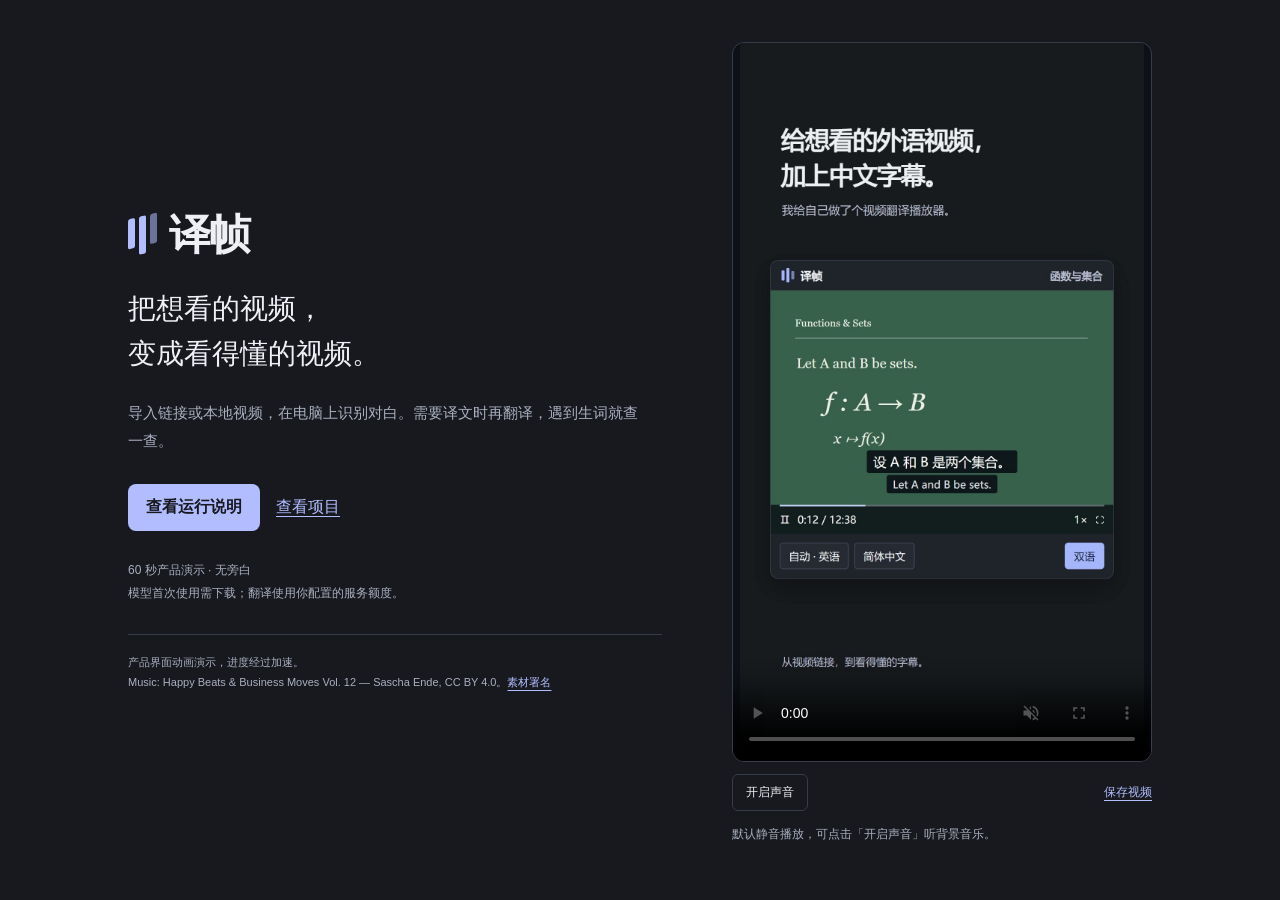
<file: docs/index.html>
<!doctype html>
<html lang="zh-CN">
<head>
<meta charset="utf-8"><meta name="viewport" content="width=device-width,initial-scale=1">
<meta name="description" content="一分钟认识译帧：本地视频识别、按需翻译、双语字幕与英汉查词。">
<title>译帧 · 一分钟产品演示</title>
<style>
:root{color-scheme:dark;--bg:#17191f;--text:#eef0f5;--muted:#a9afbf;--line:#363c49;--accent:#b2bdff}*{box-sizing:border-box}body{margin:0;background:var(--bg);color:var(--text);font-family:"Microsoft YaHei UI","PingFang SC",sans-serif}main{max-width:1080px;min-height:100svh;margin:auto;padding:36px 28px;display:grid;grid-template-columns:minmax(250px,1fr) minmax(260px,420px);gap:70px;align-items:center}h1{font-size:42px;letter-spacing:-2px;margin:0 0 24px}h2{font-size:28px;line-height:1.6;font-weight:500;margin:0 0 22px}p{font-size:15px;line-height:1.9;color:var(--muted);max-width:34em}.brand{display:flex;align-items:center;gap:12px}.mark{display:flex;gap:4px;transform:skewY(-14deg)}.mark i{width:7px;height:30px;background:var(--accent);border-radius:2px}.mark i:nth-child(2){height:38px}.mark i:nth-child(3){opacity:.55}a{color:var(--accent);text-underline-offset:4px}a:focus-visible,button:focus-visible,video:focus-visible{outline:3px solid var(--accent);outline-offset:5px}.actions{display:flex;gap:16px;flex-wrap:wrap;align-items:center;margin:28px 0}.primary{background:var(--accent);color:#17191f;padding:13px 18px;border-radius:8px;text-decoration:none;font-weight:600}.small{font-size:12px}.player{min-width:0}video{display:block;width:100%;max-height:80svh;aspect-ratio:9/16;background:#0d1117;border:1px solid var(--line);border-radius:12px}.player-bottom{display:flex;justify-content:space-between;gap:16px;align-items:center;margin-top:12px;font-size:12px;color:var(--muted)}button{border:1px solid var(--line);border-radius:6px;background:transparent;color:var(--text);padding:9px 13px;font:inherit;cursor:pointer}footer{border-top:1px solid var(--line);padding-top:18px;margin-top:30px;font-size:11px;line-height:1.8;color:var(--muted)}@media(max-width:720px){main{display:flex;flex-direction:column;gap:24px;padding:24px 20px;align-items:stretch}h1{font-size:30px;margin-bottom:12px}h2{font-size:20px;margin:0}.intro>p{margin:10px 0}.actions{margin:18px 0 0}.player{width:min(100%,380px);align-self:center}video{max-height:72svh}footer{margin-top:18px}.intro footer{display:none}}
</style>
</head>
<body><main>
<section class="intro">
<h1 class="brand"><span class="mark" aria-hidden="true"><i></i><i></i><i></i></span>译帧</h1>
<h2>把想看的视频，<br>变成看得懂的视频。</h2>
<p>导入链接或本地视频，在电脑上识别对白。需要译文时再翻译，遇到生词就查一查。</p>
<div class="actions"><a class="primary" href="https://github.com/xxsdd/yizhen-video-translator#从源码运行开发者">查看运行说明</a><a href="https://github.com/xxsdd/yizhen-video-translator">查看项目</a></div>
<p class="small">60 秒产品演示 · 无旁白<br>模型首次使用需下载；翻译使用你配置的服务额度。</p>
<footer>产品界面动画演示，进度经过加速。<br>Music: Happy Beats &amp; Business Moves Vol. 12 — Sascha Ende, CC BY 4.0。<a href="media/CREDITS.md">素材署名</a></footer>
</section>
<section class="player" aria-label="宣传视频">
<video id="promo" controls playsinline autoplay muted preload="metadata" poster="media/yizhen-promo.jpg" aria-label="译帧一分钟宣传片"><source src="media/yizhen-promo.mp4" type="video/mp4">浏览器无法播放此视频，<a href="media/yizhen-promo.mp4">下载 MP4</a>。</video>
<div class="player-bottom"><button id="sound" type="button">开启声音</button><a href="media/yizhen-promo.mp4" download>保存视频</a></div>
<p class="small" id="status" role="status">默认静音播放，可点击「开启声音」听背景音乐。</p>
</section>
</main><script>
const video=document.getElementById('promo'),sound=document.getElementById('sound'),status=document.getElementById('status');
sound.onclick=()=>{video.muted=!video.muted;if(video.paused)video.play().catch(()=>{status.textContent='点击视频中央的播放按钮即可观看。'});};
video.addEventListener('volumechange',()=>{sound.textContent=video.muted?'开启声音':'静音';status.textContent=video.muted?'当前静音播放。':'背景音乐已开启，无旁白。';});
video.addEventListener('error',()=>{status.textContent='视频暂时加载失败，请刷新重试，或点击「保存视频」。'});
video.play().catch(()=>{status.textContent='点击播放器上的播放按钮即可观看。'});
</script></body></html>
</file>
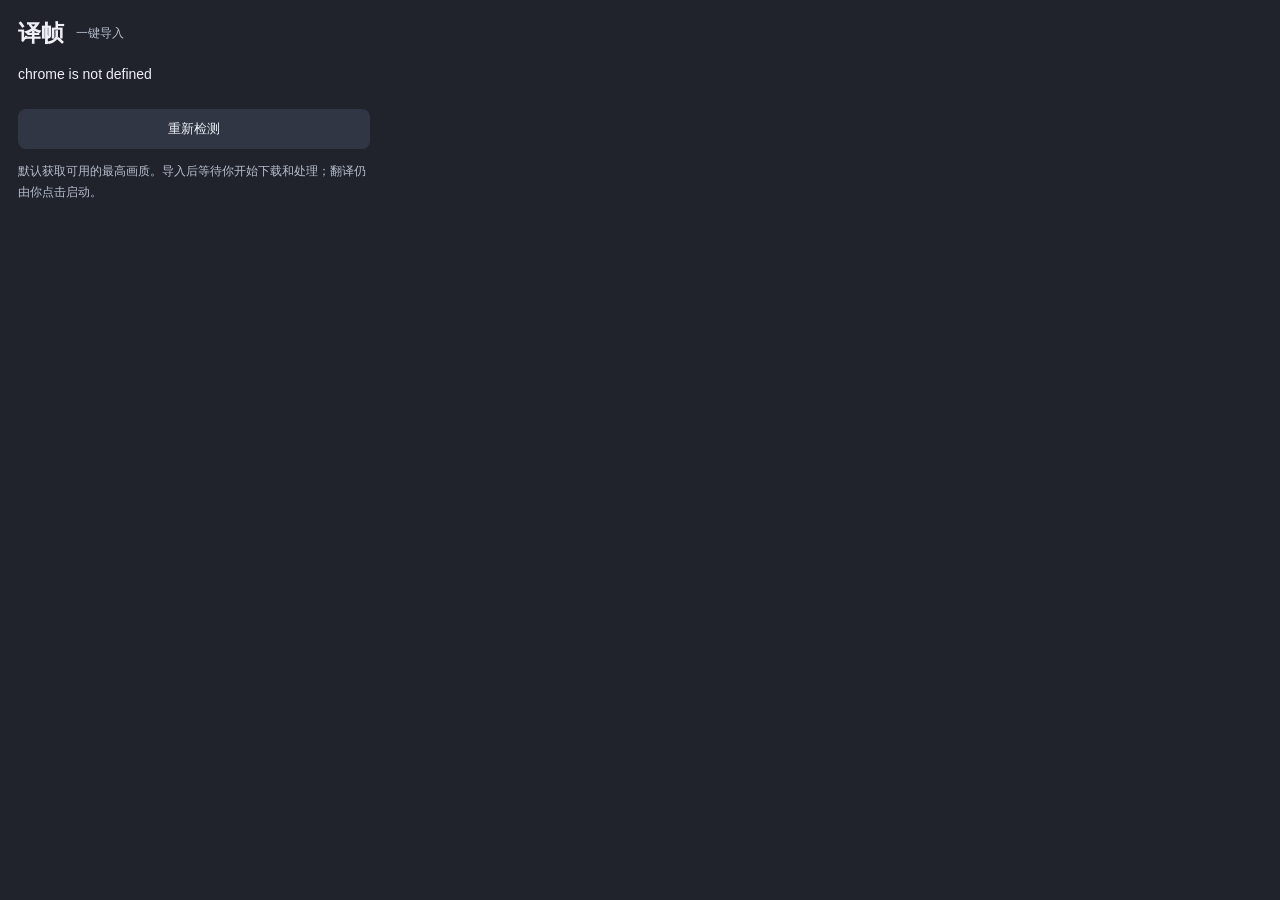
<file: chrome-extension/popup.html>
<!doctype html><html lang="zh-CN"><head><meta charset="utf-8"><title>导入到译帧</title><link rel="stylesheet" href="popup.css"></head>
<body><header><strong>译帧</strong><span>一键导入</span></header><p id="status" role="status">正在读取当前网页…</p><div id="candidates"></div><button id="import" hidden>导入所选视频</button><button id="retry" class="secondary" hidden>重新检测</button><p class="hint">默认获取可用的最高画质。导入后等待你开始下载和处理；翻译仍由你点击启动。</p><script src="popup.js"></script></body></html>
</file>
<file: chrome-extension/popup.css>
:root{color-scheme:light dark;font-family:'Segoe UI','Microsoft YaHei UI',sans-serif}body{width:352px;padding:18px;margin:0;background:#20232c;color:#eef0f5}header{display:flex;align-items:center;gap:12px}strong{font-size:23px}header span,.hint{color:#b7bfce;font-size:12px}.hint{line-height:1.7;margin-bottom:0}#status{font-size:14px;line-height:1.6}button{width:100%;border:0;border-radius:8px;background:#a4b8ff;color:#17213c;padding:11px;font:600 14px inherit;cursor:pointer;margin-top:10px}button:disabled{opacity:.55;cursor:wait}.secondary{background:#303644;color:#eef0f5}#candidates{max-height:380px;overflow:auto}label{display:flex;gap:10px;padding:10px;border:1px solid #454c5c;border-radius:8px;margin:8px 0;cursor:pointer;align-items:center}img{width:88px;height:54px;object-fit:cover;border-radius:5px;background:#303644}label span{font-size:13px;line-height:1.5;overflow-wrap:anywhere}small{display:block;color:#b7bfce;margin-top:3px}[hidden]{display:none!important}
</file>
